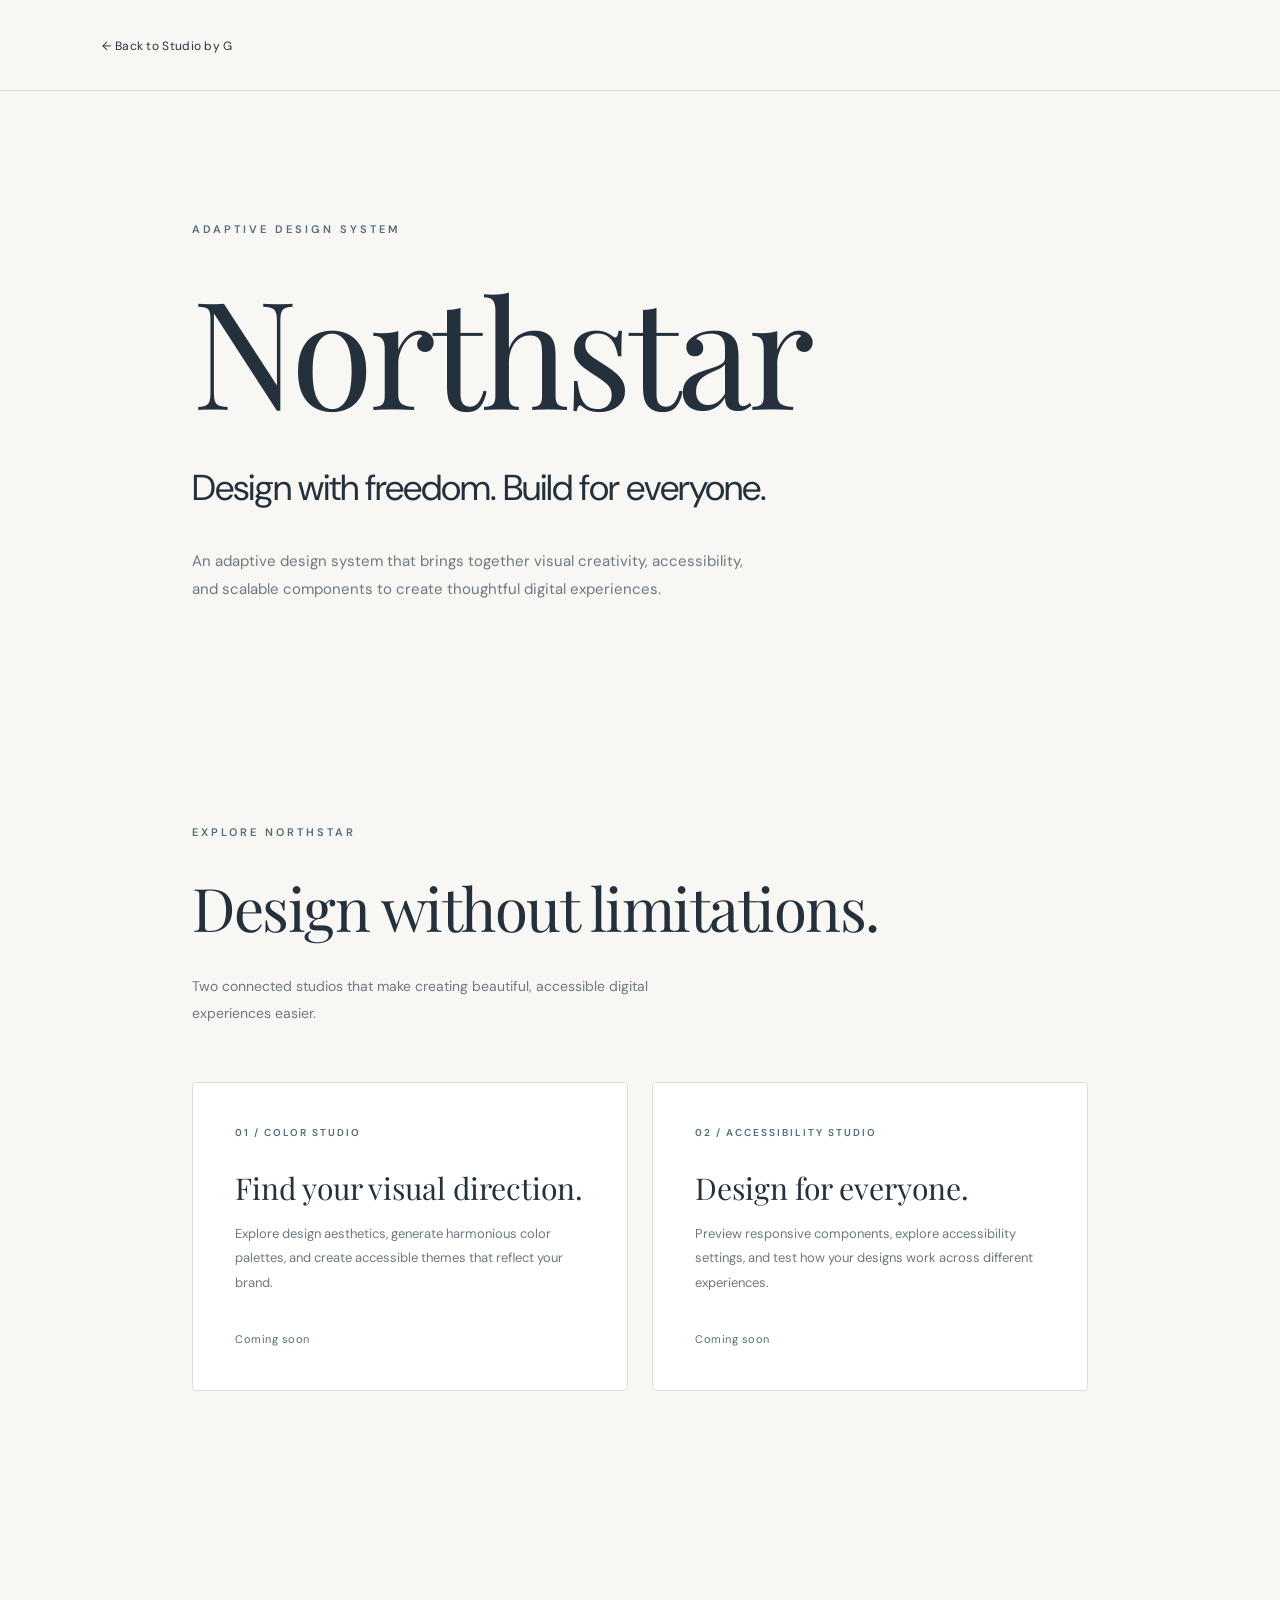
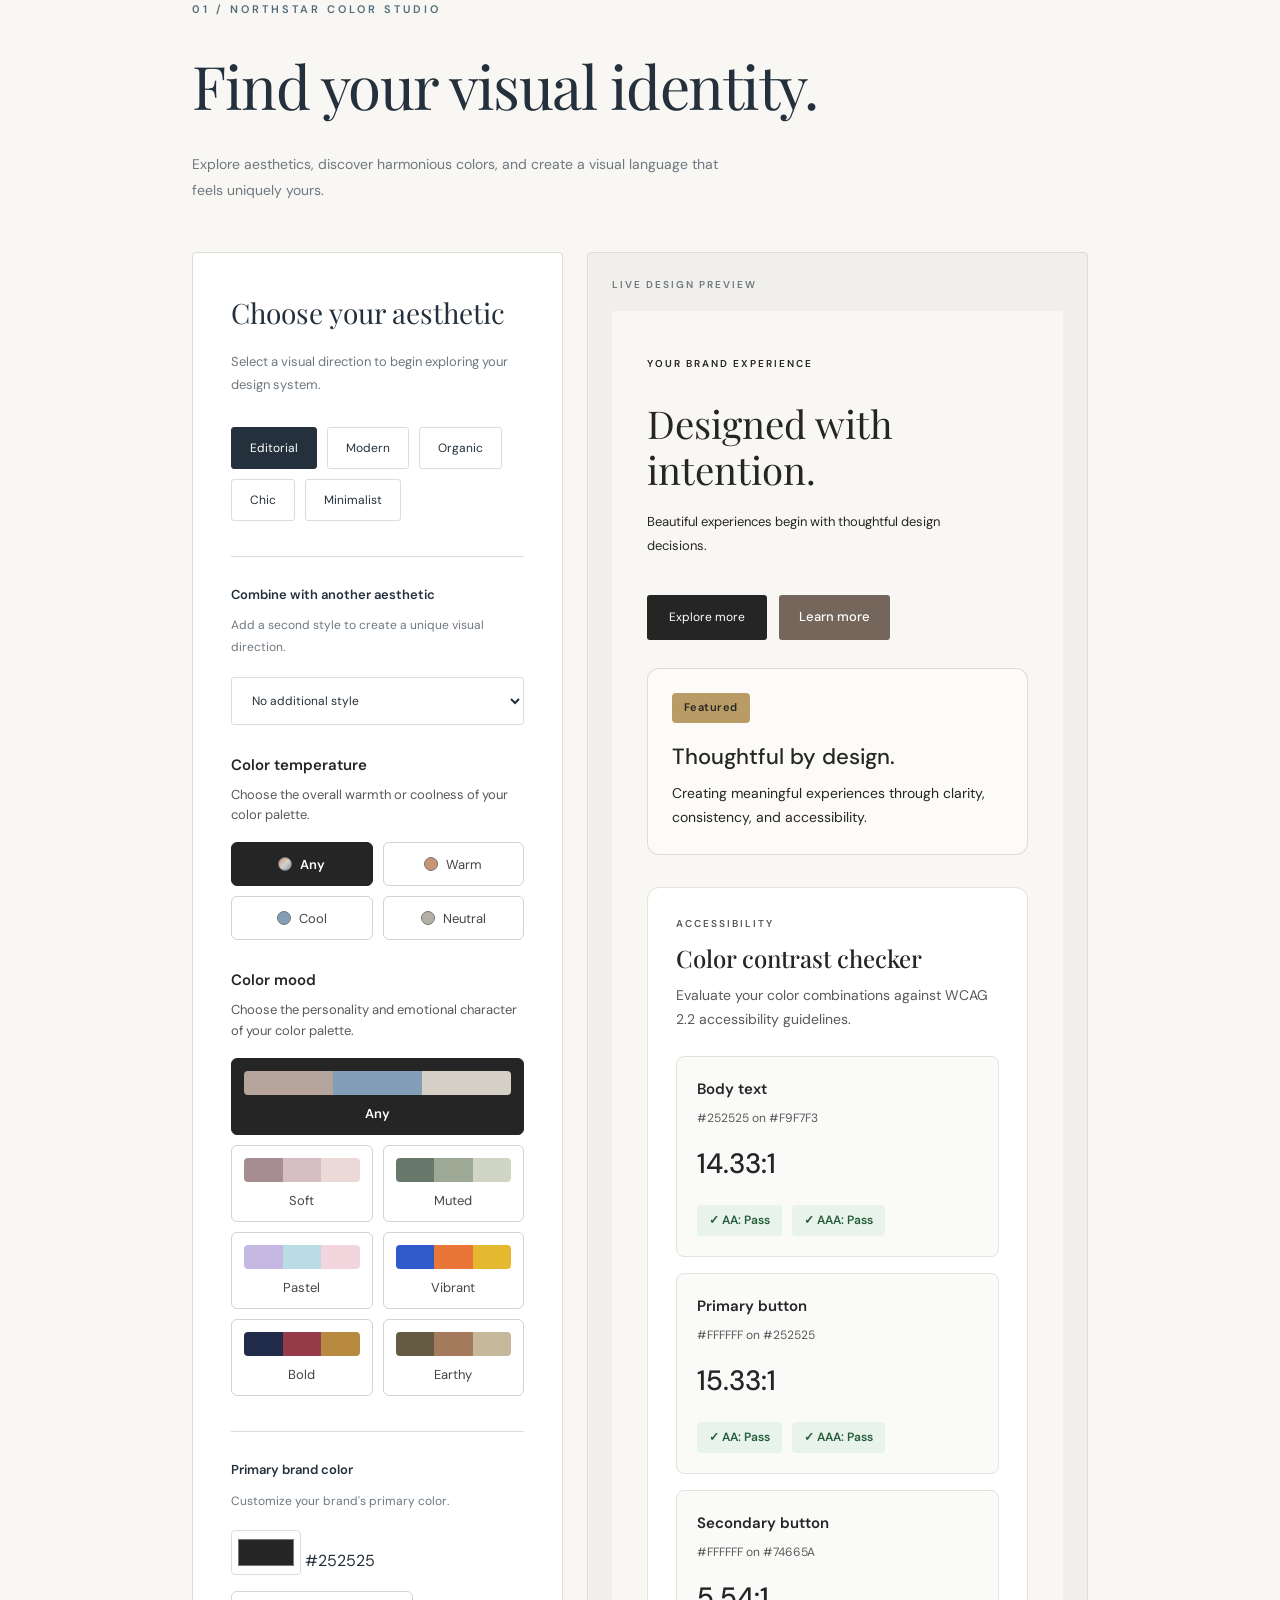
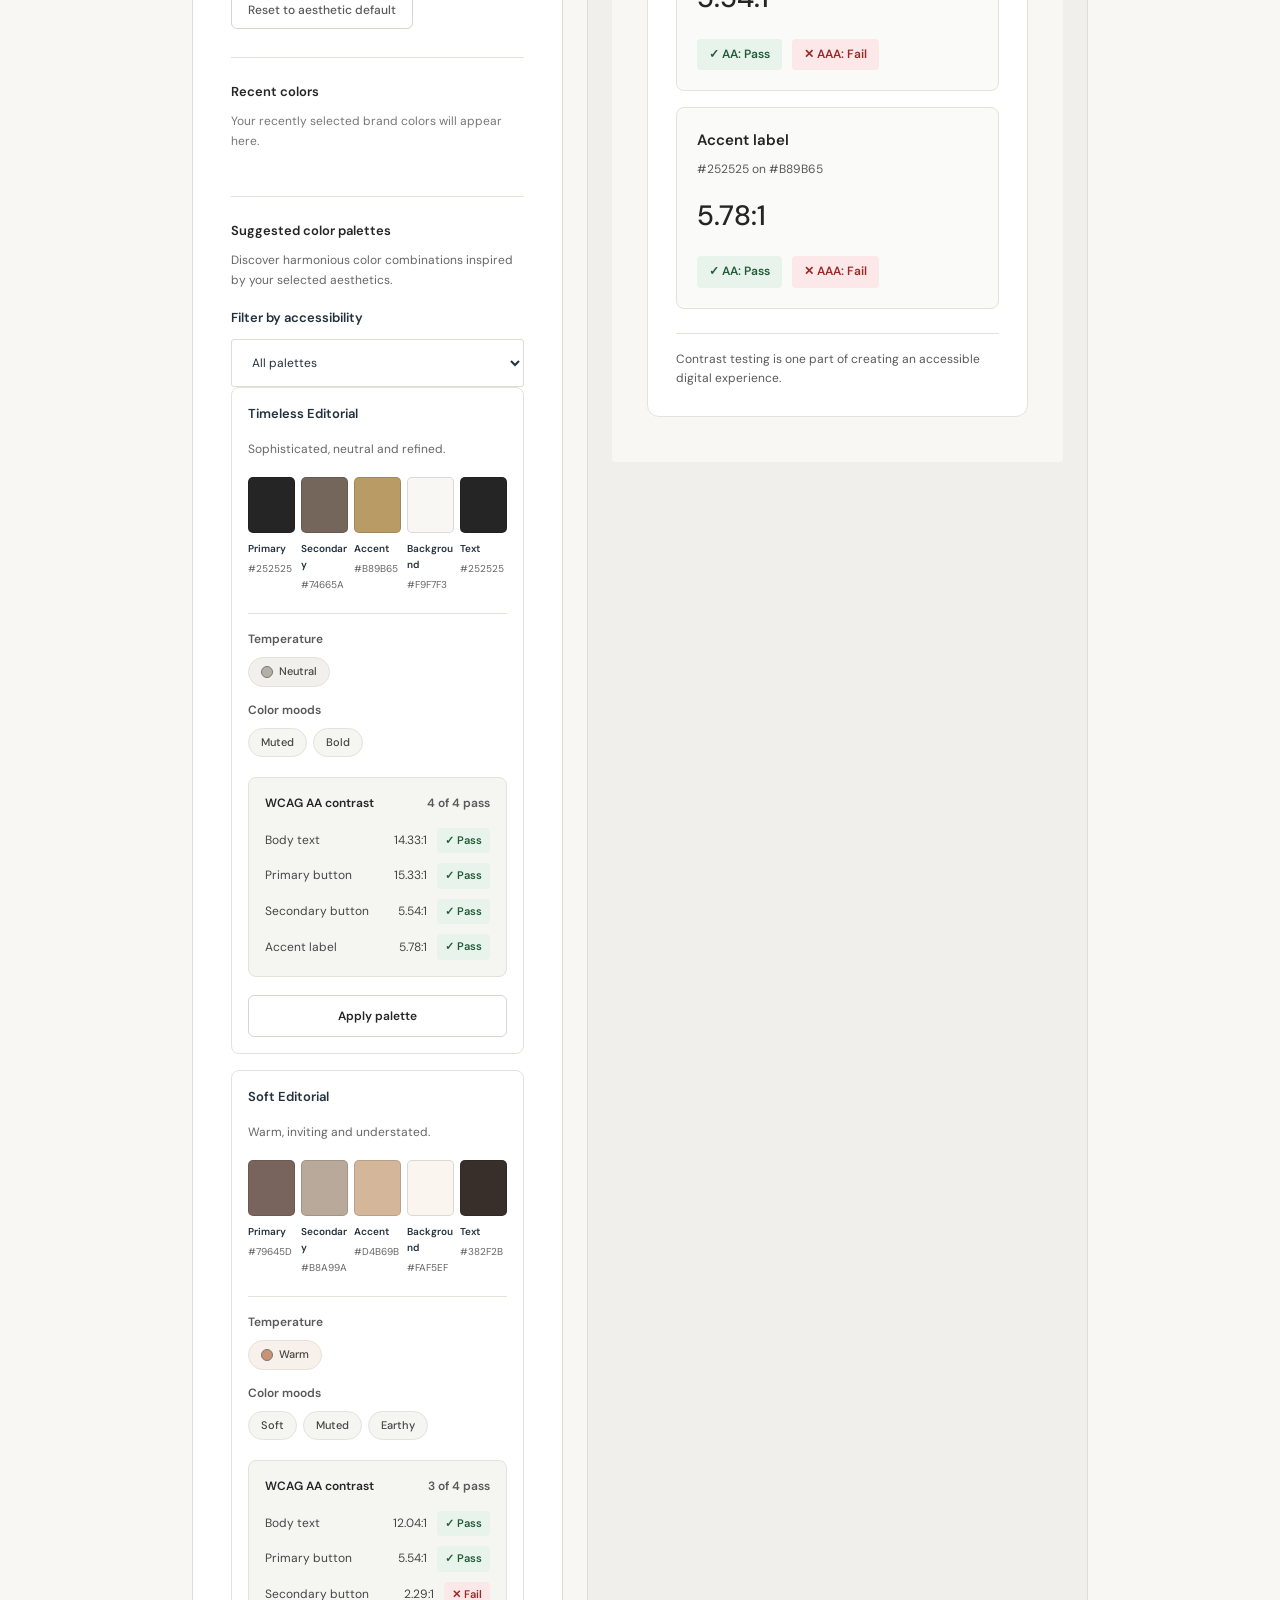
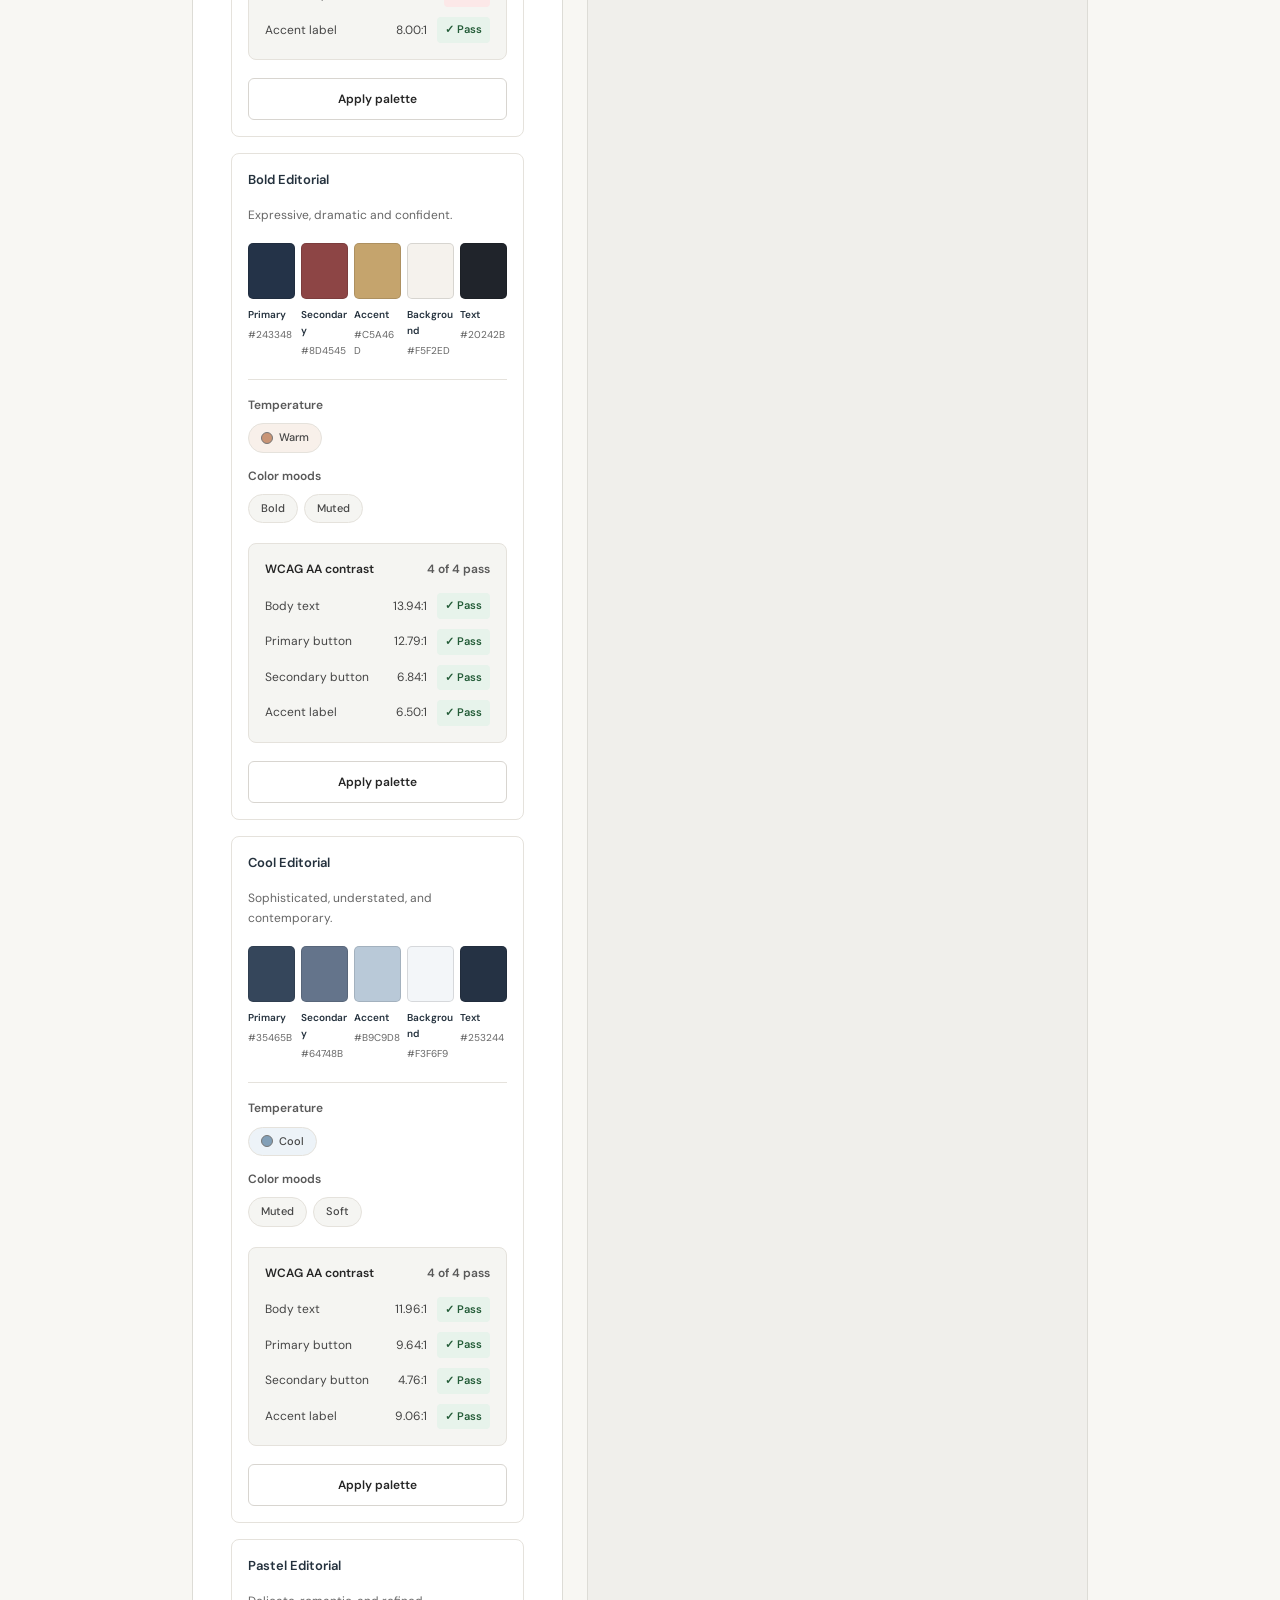
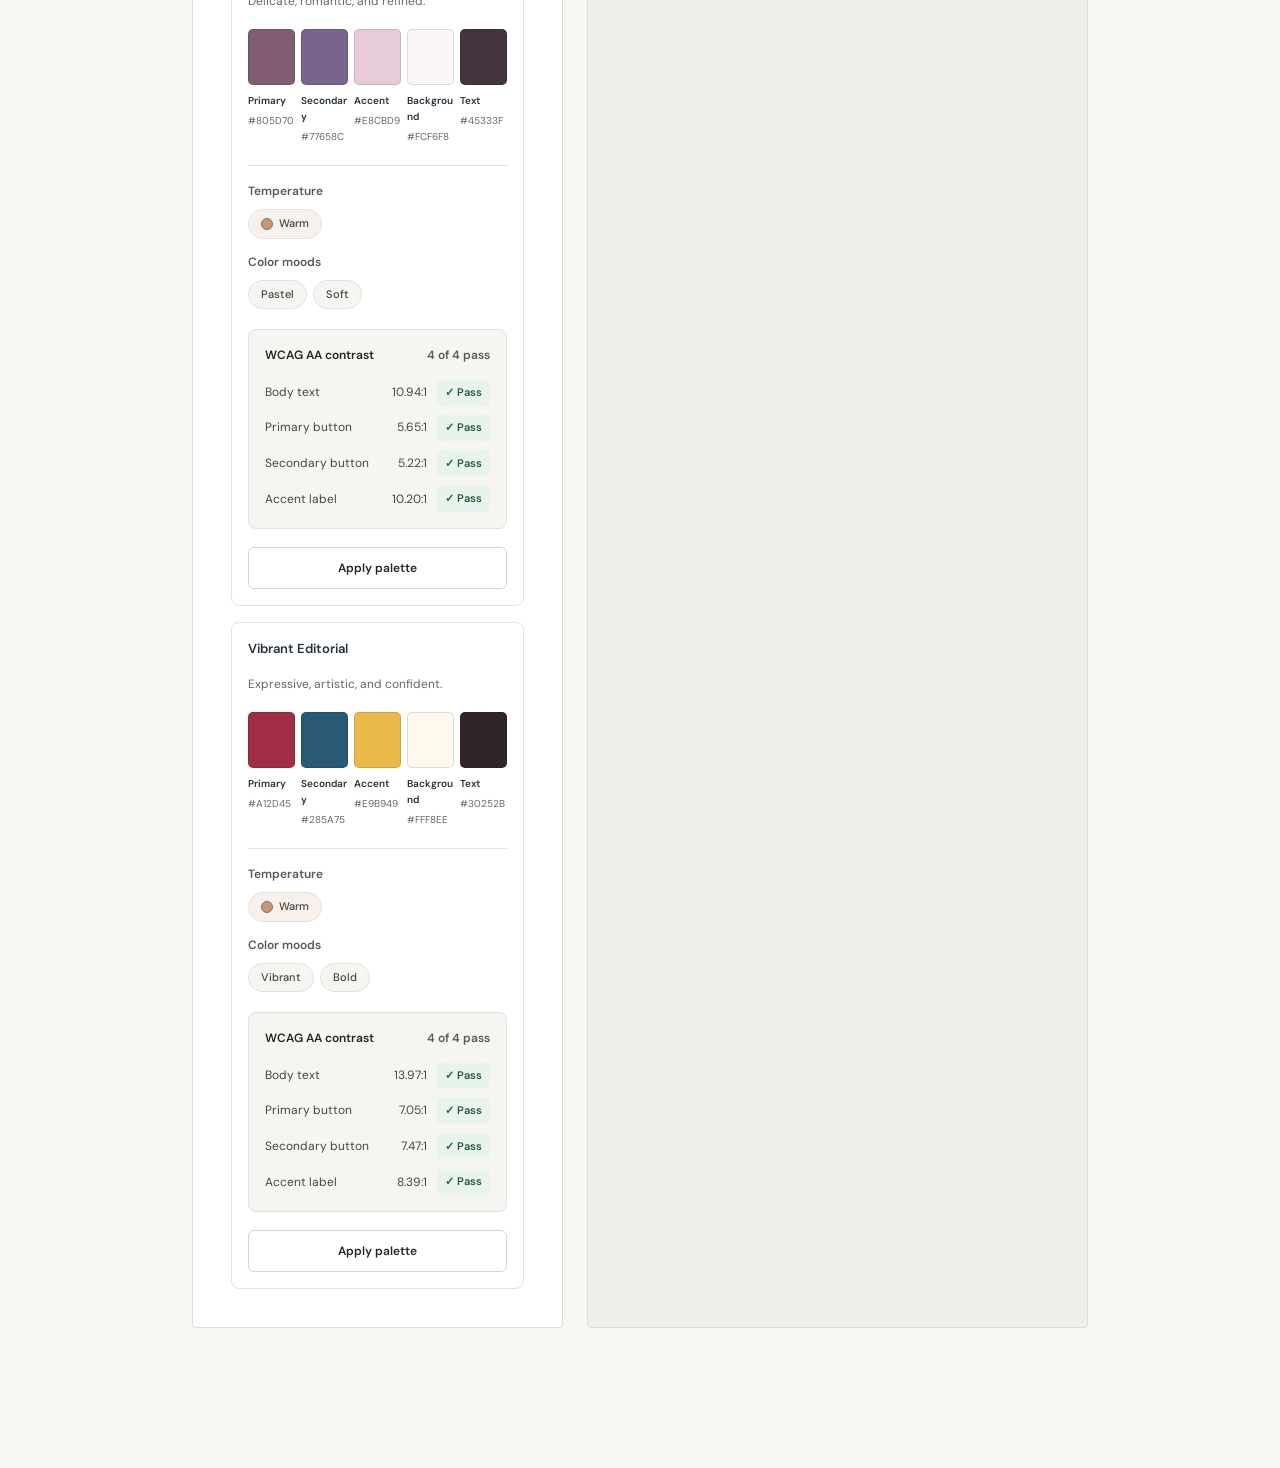
<file: projects/northstar.html>
<!DOCTYPE html>
<html lang="en">

<head>
    <meta charset="UTF-8">
    <meta name="viewport" content="width=device-width, initial-scale=1.0">

    <title>Northstar | Adaptive Design System</title>

    <link rel="stylesheet" href="../assets/CSS/style.css">
    <link rel="stylesheet" href="northstar.css">
</head>

<body>

    <header>
        <a href="../index.html">← Back to Studio by G</a>
    </header>

    <main>

        <section class="northstar-hero">
            <p>ADAPTIVE DESIGN SYSTEM</p>

            <h1>Northstar</h1>

            <h2>Design with freedom. Build for everyone.</h2>

            <p>
                An adaptive design system that brings together
                visual creativity, accessibility, and scalable
                components to create thoughtful digital experiences.
            </p>
        </section>

        <section class="northstar-studios" id="studios">

            <div class="studios-heading">
                <p>EXPLORE NORTHSTAR</p>
                <h2>Design without limitations.</h2>
                <p>
                    Two connected studios that make creating
                    beautiful, accessible digital experiences easier.
                </p>
            </div>

            <div class="studios-grid">

                <article class="studio-card">
                    <span>01 / COLOR STUDIO</span>
                    <h3>Find your visual direction.</h3>
                    <p>
                        Explore design aesthetics, generate harmonious
                        color palettes, and create accessible themes
                        that reflect your brand.
                    </p>
                    <span class="studio-status">Coming soon</span>
                </article>

                <article class="studio-card">
                    <span>02 / ACCESSIBILITY STUDIO</span>
                    <h3>Design for everyone.</h3>
                    <p>
                        Preview responsive components, explore
                        accessibility settings, and test how
                        your designs work across different experiences.
                    </p>
                    <span class="studio-status">Coming soon</span>
                </article>

            </div>

        </section>

        <!-- NORTHSTAR COLOR STUDIO -->

        <section class="northstar-color-studio" id="color-studio">

            <div class="color-studio-heading">
                <p>01 / NORTHSTAR COLOR STUDIO</p>

                <h2>Find your visual identity.</h2>

                <p>
                    Explore aesthetics, discover harmonious colors,
                    and create a visual language that feels uniquely yours.
                </p>
            </div>

            <div class="color-studio-workspace">

                <div class="color-studio-controls">

                    <h3>Choose your aesthetic</h3>

                    <p>
                        Select a visual direction to begin exploring
                        your design system.
                    </p>

                    <div class="aesthetic-options" role="group" aria-label="Choose an aesthetic">

                        <button type="button" class="aesthetic-button active" data-style="editorial"
                            aria-pressed="true">
                            Editorial
                        </button>

                        <button type="button" class="aesthetic-button" data-style="modern" aria-pressed="false">
                            Modern
                        </button>

                        <button type="button" class="aesthetic-button" data-style="organic" aria-pressed="false">
                            Organic
                        </button>
                        <button type="button" class="aesthetic-button" data-style="chic" aria-pressed="false">
                            Chic
                        </button>

                        <button type="button" class="aesthetic-button" data-style="minimalist" aria-pressed="false">
                            Minimalist
                        </button>

                    </div>

                    <!-- SECONDARY AESTHETIC -->

                    <div class="aesthetic-blend">

                        <label for="secondary-aesthetic">
                            Combine with another aesthetic
                        </label>

                        <p>
                            Add a second style to create a unique
                            visual direction.
                        </p>

                        <select id="secondary-aesthetic">

                            <option value="none">
                                No additional style
                            </option>

                            <option value="editorial">
                                Editorial
                            </option>

                            <option value="modern">
                                Modern
                            </option>

                            <option value="organic">
                                Organic
                            </option>

                            <option value="chic">
                                Chic
                            </option>

                            <option value="minimalist">
                                Minimalist
                            </option>

                        </select>

                        <!-- NORTHSTAR — COLOR TEMPERATURE -->

                        <div class="color-temperature-control">

                            <h4>Color temperature</h4>

                            <p>
                                Choose the overall warmth or coolness
                                of your color palette.
                            </p>

                            <div class="temperature-options">

                                <button type="button" class="temperature-button active" data-temperature="any"
                                    aria-pressed="true">
                                    Any
                                </button>

                                <button type="button" class="temperature-button" data-temperature="warm"
                                    aria-pressed="false">
                                    Warm
                                </button>

                                <button type="button" class="temperature-button" data-temperature="cool"
                                    aria-pressed="false">
                                    Cool
                                </button>

                                <button type="button" class="temperature-button" data-temperature="neutral"
                                    aria-pressed="false">
                                    Neutral
                                </button>

                            </div>

                        </div>

                        <!-- NORTHSTAR — COLOR MOOD -->

                        <div class="color-mood-control">

                            <h4 id="color-mood-heading">Color mood</h4>

                            <p>
                                Choose the personality and emotional
                                character of your color palette.
                            </p>

                            <div class="mood-options" role="group" aria-labelledby="color-mood-heading">

                                <button type="button" class="mood-button active" data-mood="any" aria-pressed="true">
                                    Any
                                </button>

                                <button type="button" class="mood-button" data-mood="soft" aria-pressed="false">
                                    Soft
                                </button>

                                <button type="button" class="mood-button" data-mood="muted" aria-pressed="false">
                                    Muted
                                </button>

                                <button type="button" class="mood-button" data-mood="pastel" aria-pressed="false">
                                    Pastel
                                </button>

                                <button type="button" class="mood-button" data-mood="vibrant" aria-pressed="false">
                                    Vibrant
                                </button>

                                <button type="button" class="mood-button" data-mood="bold" aria-pressed="false">
                                    Bold
                                </button>

                                <button type="button" class="mood-button" data-mood="earthy" aria-pressed="false">
                                    Earthy
                                </button>

                            </div>

                        </div>

                        <!-- CUSTOM BRAND COLOR -->

                        <div class="brand-color-control">

                            <label for="brand-color">
                                Primary brand color
                            </label>

                            <p>
                                Customize your brand's primary color.
                            </p>

                            <input type="color" id="brand-color" value="#252525">

                            <output id="brand-color-hex" for="brand-color">#252525</output>

                            <button type="button" id="reset-brand-color" class="reset-brand-color">
                                Reset to aesthetic default
                            </button>


                            <!-- RECENT BRAND COLORS -->

                            <div class="color-history">
                                <h4>Recent colors</h4>

                                <p>
                                    Your recently selected brand colors will appear here.
                                </p>

                                <div id="color-history-swatches" class="color-history-swatches">
                                </div>
                            </div>


                            <!-- SUGGESTED COLOR PALETTES -->

                            <div class="suggested-palettes">

                                <h4>Suggested color palettes</h4>

                                <p>
                                    Discover harmonious color combinations inspired
                                    by your selected aesthetics.
                                </p>

                                <!-- PALETTE ACCESSIBILITY FILTER -->

                                <div class="palette-filter">

                                    <label for="palette-filter">
                                        Filter by accessibility
                                    </label>

                                    <select id="palette-filter">

                                        <option value="all">
                                            All palettes
                                        </option>

                                        <option value="passing">
                                            Passing all AA contrast checks
                                        </option>

                                        <option value="needs-improvement">
                                            Needs contrast improvement
                                        </option>

                                    </select>

                                </div>

                                <div id="palette-suggestions" class="palette-suggestions">
                                </div>

                            </div>


                        </div>

                    </div>

                </div>

                <div class="color-studio-preview">

                    <p class="preview-label">LIVE DESIGN PREVIEW</p>

                    <div class="brand-preview" id="brand-preview">

                        <p>YOUR BRAND EXPERIENCE</p>

                        <h3>Designed with intention.</h3>

                        <p>
                            Beautiful experiences begin with
                            thoughtful design decisions.
                        </p>

                        <span class="preview-button">
                            Explore more
                        </span>

                        <span class="preview-secondary-button">Learn more</span>

                        <div class="preview-feature-card">
                            <span class="preview-accent-label">Featured</span>

                            <h4>Thoughtful by design.</h4>

                            <p>
                                Creating meaningful experiences through
                                clarity, consistency, and accessibility.
                            </p>
                        </div>

                        <!-- WCAG CONTRAST CHECKER -->

                        <section class="wcag-checker">

                            <div class="wcag-header">
                                <span class="wcag-eyebrow">ACCESSIBILITY</span>

                                <h3>Color contrast checker</h3>

                                <p>
                                    Evaluate your color combinations against
                                    WCAG 2.2 accessibility guidelines.
                                </p>
                            </div>

                            <div id="wcag-results" class="wcag-results" aria-live="polite">
                            </div>

                            <p class="wcag-note">
                                Contrast testing is one part of creating
                                an accessible digital experience.
                            </p>

                        </section>

                    </div>

                </div>

            </div>

        </section>

    </main>
    <script src="northstar.js"></script>
</body>

</html>
</file>
<file: assets/CSS/style.css>
/* =================================

   STUDIO BY G — MAIN STYLESHEET

================================= */

/* 1. Global styles */

:root {

  --background: #f7f5f0;

  --surface: #eeece5;

  --text: #292923;

  --muted: #77756d;

  --accent: #a47760;

  --sage: #c8d1c5;

  --terracotta: #d8bba8;

  --lavender: #c9c9d8;

  --border: #dedbd3;

}

* {

  margin: 0;

  padding: 0;

  box-sizing: border-box;

}

html {

  scroll-behavior: smooth;

}

body {

  background: var(--background);

  color: var(--text);

  font-family: "DM Sans", sans-serif;

  line-height: 1.6;

}

a {

  color: inherit;

  text-decoration: none;

}

section {

  scroll-margin-top: 100px;

}

/* 2. Navigation */

.navbar {

  width: 100%;

  padding: 28px 8%;

  display: flex;

  align-items: center;

  justify-content: space-between;

  border-bottom: 1px solid var(--border);

}

.logo {

  font-family: "Playfair Display", serif;

  font-size: 25px;

  font-weight: 600;

  letter-spacing: -1px;

}

.logo span,

.section-heading h2 span {

  color: var(--accent);

}

.navbar nav {

  display: flex;

  gap: 35px;

}

.navbar nav a {

  font-size: 13px;

  color: var(--muted);

  transition: color 0.3s ease;

}

.navbar nav a:hover {

  color: var(--accent);

}

/* 3. Hero section */

.hero {

  min-height: 650px;

  padding: 150px 12% 110px;

  display: flex;

  flex-direction: column;

  align-items: flex-start;

  justify-content: center;

}

.eyebrow {

  font-size: 10px;

  font-weight: 600;

  letter-spacing: 2px;

  color: var(--accent);

  margin-bottom: 22px;

}

.hero h1 {

  max-width: 850px;

  font-family: "Playfair Display", serif;

  font-size: clamp(48px, 7vw, 88px);

  font-weight: 500;

  line-height: 1.12;

  letter-spacing: -3px;

}

.hero h1 span {

  color: var(--accent);

  font-style: italic;

}

.hero-description {

  max-width: 460px;

  margin-top: 28px;

  color: var(--muted);

  font-size: 15px;

  line-height: 1.9;

}

.primary-button {

  display: inline-flex;

  align-items: center;

  gap: 25px;

  background: var(--text);

  color: white;

  padding: 15px 24px;

  margin-top: 35px;

  font-size: 12px;

  transition: background 0.3s ease;

}

.primary-button:hover {

  background: var(--accent);

}

.hero-note {

  margin-top: 65px;

  font-size: 11px;

  color: var(--muted);

}

/* 4. Selected work */

.work-section {

  padding: 110px 8%;

  background: var(--surface);

}

.section-heading {

  display: flex;

  align-items: flex-end;

  justify-content: space-between;

  margin-bottom: 55px;

}

.section-heading h2,

.about-section h2,

.contact-section h2 {

  font-family: "Playfair Display", serif;

  font-size: clamp(38px, 5vw, 56px);

  font-weight: 500;

  letter-spacing: -1.5px;

  line-height: 1.2;

}

.section-note {

  font-size: 12px;

  color: var(--muted);

  padding-bottom: 8px;

}

.project-grid {

  display: grid;

  grid-template-columns: repeat(2, 1fr);

  gap: 55px 28px;

}

.project-image {

  width: 100%;

  aspect-ratio: 1.35 / 1;

  display: flex;

  justify-content: flex-end;

  align-items: flex-start;

  padding: 22px;

  transition: transform 0.3s ease;

}

.project-card:hover .project-image {

  transform: translateY(-5px);

}

.project-image span {

  font-size: 12px;

  font-weight: 600;

}

.project-one {

  background: var(--sage);

}

.project-two {

  background: var(--terracotta);

}

.project-three {

  background: var(--lavender);

}

.project-four {

  background: #d8d3c3;

}

.project-category {

  margin-top: 23px;

  color: var(--accent);

  font-size: 9px;

  font-weight: 600;

  letter-spacing: 1.5px;

}

.project-card h3 {

  margin-top: 9px;

  font-family: "Playfair Display", serif;

  font-size: 25px;

  font-weight: 500;

}

.project-card > p:not(.project-category) {

  margin-top: 8px;

  color: var(--muted);

  font-size: 12px;

}

.project-card > a {

  display: inline-block;

  margin-top: 18px;

  padding-bottom: 4px;

  border-bottom: 1px solid var(--accent);

  font-size: 11px;

  transition: color 0.3s ease;

}

.project-card > a:hover {

  color: var(--accent);

}

/* 5. About section */

.about-section {

  padding: 130px 15%;

  text-align: center;

}

.about-section h2 {

  max-width: 650px;

  margin: 0 auto;

}

.about-section > p:not(.eyebrow) {

  max-width: 580px;

  margin: 25px auto;

  color: var(--muted);

  font-size: 14px;

  line-height: 2;

}

.text-link {

  display: inline-block;

  margin-top: 12px;

  font-size: 12px;

  border-bottom: 1px solid var(--accent);

  padding-bottom: 5px;

}

/* 6. Contact section */

.contact-section {

  padding: 110px 20px;

  text-align: center;

  background: var(--surface);

}

.contact-section > p:not(.eyebrow) {

  margin-top: 20px;

  color: var(--muted);

  font-size: 13px;

}

/* 7. Footer */

footer {

  padding: 35px 8%;

  display: flex;

  justify-content: space-between;

  align-items: center;

  border-top: 1px solid var(--border);

}

footer p {

  color: var(--muted);

  font-size: 10px;

}

/* 8. Responsive design */

@media (max-width: 768px) {

  .navbar {

    padding: 22px 6%;

  }

  .navbar nav {

    gap: 16px;

  }

  .navbar nav a {

    font-size: 11px;

  }

  .hero {

    min-height: 570px;

    padding: 110px 8%;

  }

  .hero h1 {

    letter-spacing: -2px;

  }

  .work-section {

    padding: 85px 7%;

  }

  .section-heading {

    display: block;

  }

  .section-note {

    margin-top: 15px;

  }

  .project-grid {

    grid-template-columns: 1fr;

    gap: 45px;

  }

  .about-section {

    padding: 100px 8%;

  }

  footer {

    padding: 30px 7%;

    flex-direction: column;

    gap: 15px;

    text-align: center;

  }

}

@media (max-width: 400px) {

  .navbar nav {

    gap: 10px;

  }

  .logo {

    font-size: 21px;

  }

  .navbar nav a {

    font-size: 10px;

  }

}

/* ==========================================

   ALLIANCE CARES CASE STUDY

========================================== */

.case-study-visual {

  max-width: 1000px;

  margin: 48px auto 80px;

  padding: 0 24px;

}

.case-study-image {

  display: block;

  width: 100%;

  height: auto;

  border-radius: 12px;

  box-shadow: 0 12px 35px rgba(0, 0, 0, 0.08);

}

.case-study-caption {

  margin-top: 16px;

  font-size: 0.85rem;

  line-height: 1.6;

  color: #777;

  text-align: center;

}

.case-study-details {

  display: grid;

  grid-template-columns: repeat(2, minmax(0, 1fr));

  gap: 32px;

  margin-top: 40px;

}

.case-study-details > div {

  min-width: 0;

  padding-top: 20px;

  border-top: 1px solid rgba(0, 0, 0, 0.12);

}

.case-study-details h3 {

  margin-bottom: 10px;

  font-size: 1rem;

}

.case-study-details p {

  margin: 0;

  line-height: 1.7;

}

.about-section ul,

.work-section ul {

  margin: 24px 0;

  padding-left: 24px;

  line-height: 1.9;

}

.about-section li,

.work-section li {

  margin-bottom: 8px;

}

.about-section h3,

.work-section h3 {

  margin-top: 28px;

}

/* Responsive case study */

@media (max-width: 768px) {

  .case-study-visual {

    margin: 32px auto 56px;

    padding: 0 16px;

  }

  .case-study-details {

    grid-template-columns: 1fr;

    gap: 24px;

  }

  .case-study-image {

    border-radius: 8px;

  }

}

/* ==========================================

   SMALLER CASE STUDY IMAGES

========================================== */

.case-study-visual {

  width: 100%;

  max-width: 650px;

  margin: 40px auto 64px;

  padding: 0 20px;

  box-sizing: border-box;

}

.case-study-image {

  display: block;

  width: 100%;

  height: auto;

  border-radius: 10px;

  box-shadow: 0 8px 24px rgba(0, 0, 0, 0.07);

}

.case-study-caption {

  margin-top: 14px;

  font-size: 0.85rem;

  color: #777;

  text-align: center;

  line-height: 1.6;

}

@media (max-width: 768px) {

  .case-study-visual {

    max-width: 100%;

    margin: 28px auto 48px;

    padding: 0 20px;

  }

}

/* UNIVERSITY OF WASHINGTON PROJECT CARD */

.uw-project-image {

  background: #4B2E83;

  border-bottom: none;

  display: flex;

  align-items: center;

  justify-content: center;

  padding: 24px;

  box-sizing: border-box;

  overflow: hidden;

}

.uw-project-image img {

  display: block;

  width: 65%;

  max-width: 220px;

  height: auto;

  object-fit: contain;

}

@media (max-width: 768px) {

  .uw-project-image {

    padding: 20px;

  }

  .uw-project-image img {

    width: 70%;

    max-width: 180px;

  }

}

/* ==========================================

   DESIGN EXPLORATION COMPARISON

========================================== */

.design-exploration {

  max-width: 1100px;

  margin: 0 auto;

}

.design-comparison {

  display: grid;

  grid-template-columns: repeat(2, minmax(0, 1fr));

  gap: 32px;

  margin-top: 48px;

}

.design-comparison-item {

  min-width: 0;

}

.design-comparison-image {

  width: 100%;

  aspect-ratio: 4 / 3;

  background: #F4F1EC;

  border-radius: 12px;

  overflow: hidden;

  display: flex;

  align-items: center;

  justify-content: center;

  margin-bottom: 24px;

}

.design-comparison-image img {

  display: block;

  width: 100%;

  height: 100%;

  object-fit: contain;

}

.design-comparison-item .eyebrow {

  margin-bottom: 12px;

}

.design-comparison-item h3 {

  font-size: 1.25rem;

  margin-bottom: 12px;

}

.design-comparison-item p {

  line-height: 1.7;

}

/* MOBILE RESPONSIVE */

@media (max-width: 768px) {

  .design-comparison {

    grid-template-columns: 1fr;

    gap: 40px;

    margin-top: 32px;

  }

  .design-comparison-image {

    aspect-ratio: 4 / 3;

  }

}


/* ==========================================

   REUSABLE CLICKABLE PROJECT CARDS

========================================== */

.project-card {

  position: relative;

}

.project-card .stretched-link::after {

  content: "";

  position: absolute;

  inset: 0;

  z-index: 1;

}

.project-card .stretched-link:focus-visible {

  outline: 2px solid var(--accent);

  outline-offset: 5px;

}

.project-card:has(.stretched-link:focus-visible) {

  outline: 2px solid var(--accent);

  outline-offset: 5px;

}
</file>
<file: projects/northstar.css>
@import url('https://fonts.googleapis.com/css2?family=DM+Sans:wght@400;500;600;700&family=Playfair+Display:wght@400;500;600&display=swap');

/* NORTHSTAR DESIGN SYSTEM */

:root {
  --ns-background: #F8F7F3;
  --ns-text: #24313D;
  --ns-muted: #6E7880;
  --ns-accent: #526C79;
  --ns-border: #DDDCD6;
}

/* PAGE */

body {
  margin: 0;
  background: var(--ns-background);
  color: var(--ns-text);
  font-family: "DM Sans", sans-serif;
}

/* HEADER */

body>header {
  padding: 32px 8%;
  border-bottom: 1px solid var(--ns-border);
}

body>header a {
  color: var(--ns-text);
  font-size: 12px;
  text-decoration: none;
  letter-spacing: 0.3px;
}

body>header a:hover {
  color: var(--ns-accent);
}

/* HERO */

.northstar-hero {
  max-width: 1100px;
  margin: 0 auto;
  padding: 130px 8% 160px;
}

.northstar-hero>p:first-child {
  color: var(--ns-accent);
  font-size: 11px;
  font-weight: 600;
  letter-spacing: 3px;
  text-transform: uppercase;
}

.northstar-hero h1 {
  margin: 28px 0;
  font-family: "Playfair Display", serif;
  font-size: clamp(76px, 12vw, 150px);
  font-weight: 400;
  line-height: 1.1;
  letter-spacing: -4px;
}

.northstar-hero h2 {
  margin: 0 0 30px;
  font-family: "DM Sans", sans-serif;
  font-size: clamp(22px, 3vw, 36px);
  font-weight: 400;
  letter-spacing: -1px;
}

.northstar-hero>p:last-child {
  max-width: 580px;
  color: var(--ns-muted);
  font-size: 15px;
  line-height: 1.9;
}

/* RESPONSIVE */

@media (max-width: 768px) {
  .northstar-hero {
    padding: 90px 7% 110px;
  }

  .northstar-hero h1 {
    letter-spacing: -2px;
  }
}

/* NORTHSTAR STUDIO OVERVIEW */

.northstar-studios {
  max-width: 1100px;
  margin: 0 auto;
  padding: 60px 8% 140px;
}

.studios-heading {
  margin-bottom: 55px;
}

.studios-heading>p:first-child {
  color: var(--ns-accent);
  font-size: 11px;
  font-weight: 600;
  letter-spacing: 3px;
}

.studios-heading h2 {
  margin: 18px 0;
  font-family: "Playfair Display", serif;
  font-size: clamp(36px, 5vw, 60px);
  font-weight: 400;
  letter-spacing: -1.5px;
}

.studios-heading>p:last-child {
  max-width: 520px;
  color: var(--ns-muted);
  font-size: 14px;
  line-height: 1.9;
}

/* STUDIO CARDS */

.studios-grid {
  display: grid;
  grid-template-columns: repeat(2, minmax(0, 1fr));
  gap: 24px;
}

.studio-card {
  display: flex;
  flex-direction: column;
  align-items: flex-start;
  min-height: 300px;
  padding: 42px;
  background: #FFFFFF;
  border: 1px solid var(--ns-border);
  border-radius: 4px;
  box-sizing: border-box;
  transition: transform 0.3s ease, box-shadow 0.3s ease;
}

.studio-card:hover {
  transform: translateY(-5px);
  box-shadow: 0 16px 40px rgba(36, 49, 61, 0.07);
}

.studio-card>span:first-child {
  color: var(--ns-accent);
  font-size: 10px;
  font-weight: 600;
  letter-spacing: 2px;
}

.studio-card h3 {
  margin: 28px 0 14px;
  font-family: "Playfair Display", serif;
  font-size: 30px;
  font-weight: 400;
  line-height: 1.3;
}

.studio-card p {
  max-width: 360px;
  margin: 0;
  color: var(--ns-muted);
  font-size: 13px;
  line-height: 1.9;
}

.studio-status {
  display: inline-block;
  margin-top: auto;
  padding-top: 35px;
  color: var(--ns-accent);
  font-size: 11px;
  letter-spacing: 0.5px;
}

/* RESPONSIVE STUDIO CARDS */

@media (max-width: 768px) {
  .northstar-studios {
    padding: 40px 7% 100px;
  }

  .studios-grid {
    grid-template-columns: 1fr;
  }

  .studio-card {
    min-height: 260px;
    padding: 30px;
  }

  .studio-card h3 {
    font-size: 26px;
  }
}

/* =====================================
   NORTHSTAR COLOR STUDIO
===================================== */

.northstar-color-studio {
  max-width: 1100px;
  margin: 0 auto;
  padding: 70px 8% 140px;
}

/* SECTION HEADING */

.color-studio-heading {
  margin-bottom: 48px;
}

.color-studio-heading>p:first-child {
  color: var(--ns-accent);
  font-size: 11px;
  font-weight: 600;
  letter-spacing: 3px;
}

.color-studio-heading h2 {
  margin: 18px 0;
  font-family: "Playfair Display", serif;
  font-size: clamp(36px, 5vw, 60px);
  font-weight: 400;
  letter-spacing: -1.5px;
}

.color-studio-heading>p:last-child {
  max-width: 550px;
  color: var(--ns-muted);
  font-size: 14px;
  line-height: 1.9;
}

/* TWO-COLUMN WORKSPACE */

.color-studio-workspace {
  display: grid;
  grid-template-columns: minmax(0, 0.85fr) minmax(0, 1.15fr);
  gap: 24px;
  align-items: stretch;
}

/* CONTROL PANEL */

.color-studio-controls {
  padding: 38px;
  background: #FFFFFF;
  border: 1px solid var(--ns-border);
  border-radius: 4px;
}

.color-studio-controls h3 {
  margin: 0 0 14px;
  font-family: "Playfair Display", serif;
  font-size: 28px;
  font-weight: 400;
}

.color-studio-controls>p {
  margin-bottom: 30px;
  color: var(--ns-muted);
  font-size: 13px;
  line-height: 1.8;
}

/* AESTHETIC BUTTONS */

.aesthetic-options {
  display: flex;
  flex-wrap: wrap;
  gap: 10px;
}

.aesthetic-button {
  padding: 12px 18px;
  background: transparent;
  color: var(--ns-text);
  border: 1px solid var(--ns-border);
  border-radius: 3px;
  font-family: "DM Sans", sans-serif;
  font-size: 12px;
  cursor: pointer;
  transition: background 0.2s ease,
    color 0.2s ease,
    border-color 0.2s ease;
}

.aesthetic-button:hover {
  border-color: var(--ns-accent);
}

.aesthetic-button.active {
  background: var(--ns-text);
  color: #FFFFFF;
  border-color: var(--ns-text);
}

.aesthetic-button:focus-visible {
  outline: 3px solid var(--ns-accent);
  outline-offset: 3px;
}

/* PREVIEW PANEL */

.color-studio-preview {
  padding: 24px;
  background: #F0EFEB;
  border: 1px solid var(--ns-border);
  border-radius: 4px;
}

.preview-label {
  margin: 0 0 18px;
  color: var(--ns-muted);
  font-size: 10px;
  font-weight: 600;
  letter-spacing: 2px;
}

.brand-preview {
  min-height: 280px;
  padding: 45px 35px;
  background: #F9F7F3;
  color: #252525;
  border-radius: 3px;
  box-sizing: border-box;
}

.brand-preview>p:first-child {
  margin: 0 0 28px;
  font-size: 10px;
  font-weight: 600;
  letter-spacing: 2px;
}

.brand-preview h3 {
  margin: 0 0 18px;
  font-family: "Playfair Display", serif;
  font-size: clamp(28px, 3vw, 42px);
  font-weight: 400;
  line-height: 1.2;
}

.brand-preview>p:nth-of-type(2) {
  max-width: 330px;
  margin-bottom: 30px;
  font-size: 13px;
  line-height: 1.8;
}

.preview-button {
  display: inline-block;
  padding: 13px 22px;
  background: #252525;
  color: #FFFFFF;
  border-radius: 3px;
  font-size: 12px;
}

/* RESPONSIVE LAYOUT */

@media (max-width: 768px) {
  .northstar-color-studio {
    padding: 40px 7% 100px;
  }

  .color-studio-workspace {
    grid-template-columns: 1fr;
  }

  .color-studio-controls {
    padding: 28px;
  }

  .color-studio-preview {
    padding: 18px;
  }

  .brand-preview {
    padding: 35px 25px;
  }
}

/* SECONDARY AESTHETIC SELECTOR */

.aesthetic-blend {
  margin-top: 35px;
  padding-top: 28px;
  border-top: 1px solid var(--ns-border);
}

.aesthetic-blend label {
  display: block;
  margin-bottom: 10px;
  color: var(--ns-text);
  font-size: 13px;
  font-weight: 600;
}

.aesthetic-blend p {
  margin: 0 0 18px;
  color: var(--ns-muted);
  font-size: 12px;
  line-height: 1.8;
}

.aesthetic-blend select {
  width: 100%;
  padding: 14px 16px;
  background: #FFFFFF;
  color: var(--ns-text);
  border: 1px solid var(--ns-border);
  border-radius: 3px;
  font-family: "DM Sans", sans-serif;
  font-size: 12px;
  cursor: pointer;
}

.aesthetic-blend select:hover {
  border-color: var(--ns-accent);
}

.aesthetic-blend select:focus-visible {
  outline: 3px solid var(--ns-accent);
  outline-offset: 3px;
}

/* NORTHSTAR BRAND COLOR PICKER */

.brand-color-control {
  margin-top: 35px;
  padding-top: 28px;
  border-top: 1px solid var(--ns-border);
}

.brand-color-control label {
  display: block;
  margin-bottom: 10px;
  color: var(--ns-text);
  font-size: 13px;
  font-weight: 600;
}

.brand-color-control p {
  margin: 0 0 18px;
  color: var(--ns-muted);
  font-size: 12px;
  line-height: 1.8;
}

.brand-color-control input[type="color"] {
  width: 70px;
  height: 45px;
  padding: 4px;
  background: #FFFFFF;
  border: 1px solid var(--ns-border);
  border-radius: 4px;
  cursor: pointer;
}

.brand-color-control input[type="color"]:hover {
  border-color: var(--ns-accent);
}

.brand-color-control input[type="color"]:focus-visible {
  outline: 3px solid var(--ns-accent);
  outline-offset: 3px;
}

/* NORTHSTAR — RECENT COLORS */

.color-history {
  margin-top: 28px;
  padding-top: 24px;
  border-top: 1px solid #E5E2DC;
}

.color-history h4 {
  margin: 0 0 8px;
  font-size: 13px;
  font-weight: 600;
  color: #252525;
}

.color-history p {
  margin: 0 0 16px;
  font-size: 12px;
  line-height: 1.7;
  color: #777777;
}

.color-history-swatches {
  display: flex;
  flex-wrap: wrap;
  gap: 10px;
}

.color-history-swatch {
  width: 34px;
  height: 34px;
  padding: 0;
  border: 1px solid #D8D5D0;
  border-radius: 6px;
  cursor: pointer;
  transition: transform 0.2s ease;
}

.color-history-swatch:hover {
  transform: translateY(-3px);
}

.color-history-swatch:focus-visible {
  outline: 3px solid #2257A3;
  outline-offset: 3px;
}

@media (prefers-reduced-motion: reduce) {
  .color-history-swatch {
    transition: none;
  }

  .color-history-swatch:hover {
    transform: none;
  }
}

/* NORTHSTAR — RESET BRAND COLOR */

.reset-brand-color {
  display: block;
  margin-top: 16px;
  padding: 10px 16px;
  background: transparent;
  border: 1px solid #D8D5D0;
  border-radius: 6px;
  color: #595959;
  font-family: inherit;
  font-size: 12px;
  font-weight: 500;
  cursor: pointer;
  transition: background-color 0.2s ease;
}

.reset-brand-color:hover {
  background-color: #F0EDE8;
  border-color: #B8B4AD;
  color: #252525;
}

.reset-brand-color:focus-visible {
  outline: 3px solid #2257A3;
  outline-offset: 3px;
}

@media (prefers-reduced-motion: reduce) {
  .reset-brand-color {
    transition: none;
  }
}

/* NORTHSTAR — SUGGESTED COLOR PALETTES */

.suggested-palettes {
  margin-top: 28px;
  padding-top: 24px;
  border-top: 1px solid #E5E2DC;
}

.suggested-palettes h4 {
  margin: 0 0 8px;
  font-size: 13px;
  font-weight: 600;
  color: #252525;
}

.suggested-palettes p {
  margin: 0 0 18px;
  font-size: 12px;
  line-height: 1.7;
  color: #666666;
}

.palette-suggestions {
  display: grid;
  gap: 16px;
}

.palette-card {
  padding: 16px;
  background: #FFFFFF;
  border: 1px solid #E5E2DC;
  border-radius: 8px;
}

.palette-name {
  margin: 0 0 14px;
  font-size: 13px;
  font-weight: 600;
}

.palette-swatches {
  display: grid;
  grid-template-columns: repeat(5, minmax(0, 1fr));
  gap: 6px;
}

.palette-color {
  min-width: 0;
}

.palette-swatch {
  width: 100%;
  height: 56px;
  border: 1px solid rgba(0, 0, 0, 0.12);
  border-radius: 5px;
}

.palette-role {
  display: block;
  margin-top: 8px;
  font-size: 10px;
  font-weight: 600;
  overflow-wrap: anywhere;
}

.palette-hex {
  display: block;
  margin-top: 4px;
  font-size: 10px;
  color: #666666;
  overflow-wrap: anywhere;
}

/* NORTHSTAR — APPLY PALETTE BUTTON */

.apply-palette-button {
  display: block;
  width: 100%;
  margin-top: 18px;
  padding: 12px 16px;
  background: transparent;
  border: 1px solid #D8D5D0;
  border-radius: 6px;
  color: #252525;
  font-family: inherit;
  font-size: 12px;
  font-weight: 600;
  cursor: pointer;
  transition: background-color 0.2s ease,
    color 0.2s ease;
}

.apply-palette-button:hover {
  background-color: #252525;
  border-color: #252525;
  color: #FFFFFF;
}

.apply-palette-button:focus-visible {
  outline: 3px solid #2257A3;
  outline-offset: 3px;
}

@media (prefers-reduced-motion: reduce) {
  .apply-palette-button {
    transition: none;
  }
}

/* NORTHSTAR — ACTIVE PALETTE STATE */

.palette-card.active {
  border-color: #252525;
  box-shadow: 0 0 0 1px #252525;
  background-color: #FAF9F6;
}

.palette-card.active .apply-palette-button {
  background-color: #252525;
  border-color: #252525;
  color: #FFFFFF;
}

.palette-card.active .apply-palette-button::before {
  content: "✓";
  margin-right: 8px;
}

/* NORTHSTAR — ADDITIONAL PREVIEW COMPONENTS */

.preview-secondary-button {
  display: inline-block;
  padding: 12px 20px;
  margin: 8px 0 0 8px;
  background-color: #74665A;
  color: #FFFFFF;
  border-radius: 3px;
  font-size: 13px;
  font-weight: 500;
}

.preview-feature-card {
  margin-top: 28px;
  padding: 24px;
  background-color: rgba(255, 255, 255, 0.45);
  border: 1px solid rgba(128, 128, 128, 0.25);
  border-radius: 12px;
}

.preview-accent-label {
  display: inline-block;
  padding: 6px 12px;
  background-color: #B89B65;
  color: #252525;
  border-radius: 4px;
  font-size: 11px;
  font-weight: 600;
  letter-spacing: 0.5px;
}

.preview-feature-card h4 {
  margin: 16px 0 8px;
  font-size: 22px;
  font-weight: 500;
  color: inherit;
}

.preview-feature-card p {
  margin: 0;
  font-size: 14px;
  line-height: 1.7;
  color: inherit;
}

/* NORTHSTAR — WCAG CONTRAST CHECKER */

.wcag-checker {
  margin-top: 32px;
  padding: 28px;
  background-color: #FFFFFF;
  border: 1px solid #E5E2DC;
  border-radius: 12px;
  color: #252525;
}

.wcag-eyebrow {
  display: block;
  margin-bottom: 12px;
  font-size: 10px;
  font-weight: 600;
  letter-spacing: 2px;
  color: #595959;
}

.wcag-header h3 {
  margin: 0 0 12px;
  font-size: 24px;
  font-weight: 500;
  color: #252525;
}

.wcag-header p {
  margin: 0;
  font-size: 14px;
  line-height: 1.7;
  color: #595959;
}

.wcag-results {
  display: flex;
  flex-direction: column;
  gap: 16px;
  margin-top: 24px;
}

.wcag-note {
  margin-top: 24px;
  padding-top: 16px;
  border-top: 1px solid #E5E2DC;
  font-size: 12px;
  line-height: 1.6;
  color: #595959;
}

/* NORTHSTAR — WCAG CONTRAST RESULTS */

.wcag-result {
  padding: 20px;
  background-color: #FAFAF8;
  border: 1px solid #E5E2DC;
  border-radius: 8px;
}

.wcag-result h4 {
  margin: 0 0 8px;
  font-size: 15px;
  font-weight: 600;
  color: #252525;
}

.wcag-result p {
  margin: 6px 0;
  font-size: 12px;
  color: #595959;
}

.wcag-result strong {
  display: block;
  margin: 14px 0;
  font-size: 28px;
  font-weight: 500;
  color: #252525;
  font-variant-numeric: tabular-nums;
}

.wcag-result .wcag-pass,
.wcag-result .wcag-fail {
  display: inline-block;
  padding: 6px 12px;
  margin: 4px 6px 0 0;
  border-radius: 4px;
  font-size: 12px;
  font-weight: 600;
}

.wcag-result .wcag-pass {
  background-color: #E7F3EB;
  color: #245C38;
}

.wcag-result .wcag-fail {
  background-color: #FCE8E8;
  color: #9B2929;
}

.wcag-pass::before {
  content: "✓ ";
}

.wcag-fail::before {
  content: "✕ ";
}

/* NORTHSTAR — WCAG RECOMMENDATIONS */

.wcag-recommendation {
  margin-top: 18px;
  padding: 16px;
  background-color: #EDF3FA;
  border-left: 3px solid #2257A3;
  border-radius: 4px;
}

.wcag-recommendation h5 {
  margin: 0 0 10px;
  font-size: 13px;
  font-weight: 600;
  color: #20324D;
}

.wcag-recommendation p {
  margin: 6px 0;
  font-size: 12px;
  line-height: 1.6;
  color: #20324D;
}

/* NORTHSTAR — WCAG CORRECTION BUTTON */

.wcag-fix-button {
  display: block;
  width: 100%;
  min-height: 44px;
  margin-top: 16px;
  padding: 12px 16px;
  background-color: #2257A3;
  color: #FFFFFF;
  border: 1px solid transparent;
  border-radius: 6px;
  font-family: inherit;
  font-size: 13px;
  font-weight: 600;
  line-height: 1.5;
  cursor: pointer;
  transition: background-color 0.2s ease;
}

.wcag-fix-button:hover {
  background-color: #193F78;
}

.wcag-fix-button:focus-visible {
  outline: 3px solid #2257A3;
  outline-offset: 3px;
}

@media (prefers-reduced-motion: reduce) {
  .wcag-fix-button {
    transition: none;
  }
}

/* NORTHSTAR — WCAG BEFORE AND AFTER */

.wcag-comparison {
  display: grid;
  grid-template-columns: repeat(2, minmax(0, 1fr));
  gap: 12px;
  margin-top: 20px;
}

.wcag-comparison-item {
  min-width: 0;
  padding: 14px;
  background-color: #FFFFFF;
  border: 1px solid #D8E2EF;
  border-radius: 8px;
}

.wcag-comparison-item>span {
  display: block;
  margin-bottom: 12px;
  font-size: 11px;
  font-weight: 600;
  letter-spacing: 1px;
  text-transform: uppercase;
  color: #20324D;
}

.wcag-comparison-sample {
  display: flex;
  align-items: center;
  justify-content: center;
  min-height: 80px;
  padding: 12px;
  border-radius: 6px;
  font-size: 14px;
  font-weight: 500;
  text-align: center;
}

.wcag-comparison-item>p:not(.wcag-pass):not(.wcag-fail) {
  margin: 12px 0 6px;
  font-size: 22px;
  font-weight: 500;
  font-variant-numeric: tabular-nums;
  color: #252525;
}

@media (max-width: 600px) {
  .wcag-comparison {
    grid-template-columns: 1fr;
  }
}

/* NORTHSTAR — PALETTE ACCESSIBILITY SUMMARY */

.palette-accessibility {
  margin-top: 20px;
  padding: 16px;
  background-color: #F5F5F2;
  border: 1px solid #E5E2DC;
  border-radius: 8px;
}

.palette-accessibility-header {
  display: flex;
  align-items: center;
  justify-content: space-between;
  flex-wrap: wrap;
  gap: 8px;
  margin-bottom: 14px;
}

.palette-accessibility-header h6 {
  margin: 0;
  font-size: 12px;
  font-weight: 600;
  color: #252525;
}

.palette-accessibility-score {
  font-size: 12px;
  font-weight: 600;
  color: #595959;
}

.palette-accessibility-results {
  display: flex;
  flex-direction: column;
  gap: 10px;
}

.palette-accessibility-row {
  display: grid;
  grid-template-columns: minmax(0, 1fr) auto auto;
  align-items: center;
  gap: 10px;
  font-size: 12px;
  color: #454545;
}

.palette-accessibility-row>span:nth-child(2) {
  font-variant-numeric: tabular-nums;
}

.palette-pass,
.palette-fail {
  padding: 4px 8px;
  border-radius: 4px;
  font-size: 11px;
  font-weight: 600;
  text-align: center;
  white-space: nowrap;
}

.palette-pass {
  background-color: #E7F3EB;
  color: #245C38;
}

.palette-fail {
  background-color: #FCE8E8;
  color: #9B2929;
}

/* NORTHSTAR — PALETTE EMPTY STATE */

.palette-empty-state {
  padding: 32px 24px;
  background-color: #FAFAF8;
  border: 1px dashed #C9C6C0;
  border-radius: 12px;
  text-align: center;
}

.palette-empty-state h5 {
  margin: 0 0 12px;
  font-size: 16px;
  font-weight: 600;
  color: #252525;
}

.palette-empty-state p {
  margin: 0 0 12px;
  font-size: 13px;
  line-height: 1.7;
  color: #595959;
}

.show-all-palettes-button {
  width: 100%;
  min-height: 44px;
  margin-top: 12px;
  padding: 12px 20px;
  background-color: transparent;
  border: 1px solid #252525;
  border-radius: 6px;
  color: #252525;
  font-family: inherit;
  font-size: 13px;
  font-weight: 600;
  cursor: pointer;
  transition: background-color 0.2s, color 0.2s;
}

.show-all-palettes-button:hover {
  background-color: #252525;
  color: #FFFFFF;
}

.show-all-palettes-button:focus-visible {
  outline: 3px solid #2257A3;
  outline-offset: 4px;
}

@media (prefers-reduced-motion: reduce) {
  .show-all-palettes-button {
    transition: none;
  }
}

/* NORTHSTAR — COLOR TEMPERATURE */

.color-temperature-control {
  margin-top: 28px;
  margin-bottom: 28px;
}

.color-temperature-control h4 {
  margin: 0 0 8px;
  font-size: 15px;
  font-weight: 600;
  color: #252525;
}

.color-temperature-control p {
  margin: 0 0 16px;
  font-size: 13px;
  line-height: 1.6;
  color: #595959;
}

.temperature-options {
  display: grid;
  grid-template-columns: repeat(2, minmax(0, 1fr));
  gap: 10px;
}

.temperature-button {
  display: flex;
  align-items: center;
  justify-content: center;
  gap: 8px;
  min-height: 44px;
  padding: 12px;
  background-color: #FFFFFF;
  border: 1px solid #D5D2CC;
  border-radius: 6px;
  color: #454545;
  font-family: inherit;
  font-size: 13px;
  cursor: pointer;
  transition: background-color 0.2s, border-color 0.2s;
}

.temperature-button::before {
  content: "";
  width: 12px;
  height: 12px;
  flex-shrink: 0;
  border-radius: 50%;
  border: 1px solid #767676;
}

.temperature-button[data-temperature="any"]::before {
  background: linear-gradient(135deg,
      #C99475,
      #D5D0C6,
      #829FB7);
}

.temperature-button[data-temperature="warm"]::before {
  background-color: #C99475;
}

.temperature-button[data-temperature="cool"]::before {
  background-color: #829FB7;
}

.temperature-button[data-temperature="neutral"]::before {
  background-color: #B5B0A7;
}

.temperature-button:hover {
  background-color: #F5F3EF;
  border-color: #767676;
}

.temperature-button.active {
  background-color: #252525;
  border-color: #252525;
  color: #FFFFFF;
  font-weight: 600;
}

.temperature-button:focus-visible {
  outline: 3px solid #2257A3;
  outline-offset: 4px;
}

@media (prefers-reduced-motion: reduce) {
  .temperature-button {
    transition: none;
  }
}

/* NORTHSTAR — COLOR MOOD */

.color-mood-control {
  margin-top: 28px;
  margin-bottom: 28px;
}

.color-mood-control h4 {
  margin: 0 0 8px;
  font-size: 15px;
  font-weight: 600;
  color: #252525;
}

.color-mood-control p {
  margin: 0 0 16px;
  font-size: 13px;
  line-height: 1.6;
  color: #595959;
}

.mood-options {
  display: grid;
  grid-template-columns: repeat(2, minmax(0, 1fr));
  gap: 10px;
}

.mood-button {
  display: flex;
  flex-direction: column;
  align-items: center;
  justify-content: center;
  gap: 10px;
  min-height: 76px;
  padding: 12px;
  background-color: #FFFFFF;
  border: 1px solid #D5D2CC;
  border-radius: 6px;
  color: #454545;
  font-family: inherit;
  font-size: 13px;
  cursor: pointer;
  transition: background-color 0.2s, border-color 0.2s;
}

.mood-button::before {
  content: "";
  display: block;
  width: 100%;
  height: 24px;
  border-radius: 4px;
}

/* MOOD COLOR PREVIEWS */

.mood-button[data-mood="any"] {
  grid-column: 1 / -1;
}

.mood-button[data-mood="any"]::before {
  background: linear-gradient(90deg,
      #B5A49C 0% 33.33%,
      #829FB7 33.33% 66.66%,
      #D5D0C6 66.66% 100%);
}

.mood-button[data-mood="soft"]::before {
  background: linear-gradient(90deg,
      #A58D92 0% 33.33%,
      #D6BFC3 33.33% 66.66%,
      #EAD9D6 66.66% 100%);
}

.mood-button[data-mood="muted"]::before {
  background: linear-gradient(90deg,
      #68786B 0% 33.33%,
      #9DA995 33.33% 66.66%,
      #D1D5C5 66.66% 100%);
}

.mood-button[data-mood="pastel"]::before {
  background: linear-gradient(90deg,
      #C5B9E3 0% 33.33%,
      #B9DCE7 33.33% 66.66%,
      #F3D5DD 66.66% 100%);
}

.mood-button[data-mood="vibrant"]::before {
  background: linear-gradient(90deg,
      #3059C9 0% 33.33%,
      #E97638 33.33% 66.66%,
      #E5B92F 66.66% 100%);
}

.mood-button[data-mood="bold"]::before {
  background: linear-gradient(90deg,
      #202C49 0% 33.33%,
      #963B4A 33.33% 66.66%,
      #B78A40 66.66% 100%);
}

.mood-button[data-mood="earthy"]::before {
  background: linear-gradient(90deg,
      #655B42 0% 33.33%,
      #A47B5C 33.33% 66.66%,
      #C6B99B 66.66% 100%);
}

/* INTERACTION STATES */

.mood-button:hover {
  background-color: #F5F3EF;
  border-color: #767676;
}

.mood-button.active {
  background-color: #252525;
  border-color: #252525;
  color: #FFFFFF;
  font-weight: 600;
}

.mood-button:focus-visible {
  outline: 3px solid #2257A3;
  outline-offset: 4px;
}

@media (prefers-reduced-motion: reduce) {
  .mood-button {
    transition: none;
  }
}

/* NORTHSTAR — PALETTE CLASSIFICATION TAGS */

.palette-classification {
  display: flex;
  flex-direction: column;
  gap: 14px;
  margin: 20px 0;
  padding-top: 16px;
  border-top: 1px solid #E5E2DC;
}

.palette-classification-group h6 {
  margin: 0 0 8px;
  font-size: 12px;
  font-weight: 600;
  color: #595959;
}

.palette-tags {
  display: flex;
  flex-wrap: wrap;
  gap: 6px;
}

.palette-tag {
  display: inline-flex;
  align-items: center;
  gap: 6px;
  padding: 6px 12px;
  background-color: #F5F5F2;
  border: 1px solid #E5E2DC;
  border-radius: 20px;
  font-size: 11px;
  font-weight: 500;
  line-height: 1.4;
  color: #454545;
}

/* TEMPERATURE TAG INDICATORS */

.temperature-tag::before {
  content: "";
  display: inline-block;
  width: 10px;
  height: 10px;
  flex-shrink: 0;
  border-radius: 50%;
  border: 1px solid #767676;
}

.temperature-tag[data-temperature="warm"] {
  background-color: #F8F0EA;
}

.temperature-tag[data-temperature="warm"]::before {
  background-color: #C99475;
}

.temperature-tag[data-temperature="cool"] {
  background-color: #EDF3F8;
}

.temperature-tag[data-temperature="cool"]::before {
  background-color: #829FB7;
}

.temperature-tag[data-temperature="neutral"] {
  background-color: #F1F0ED;
}

.temperature-tag[data-temperature="neutral"]::before {
  background-color: #B5B0A7;
}

/* MOOD TAGS */

.mood-tag {
  background-color: #F5F5F2;
  color: #454545;
}
</file>
